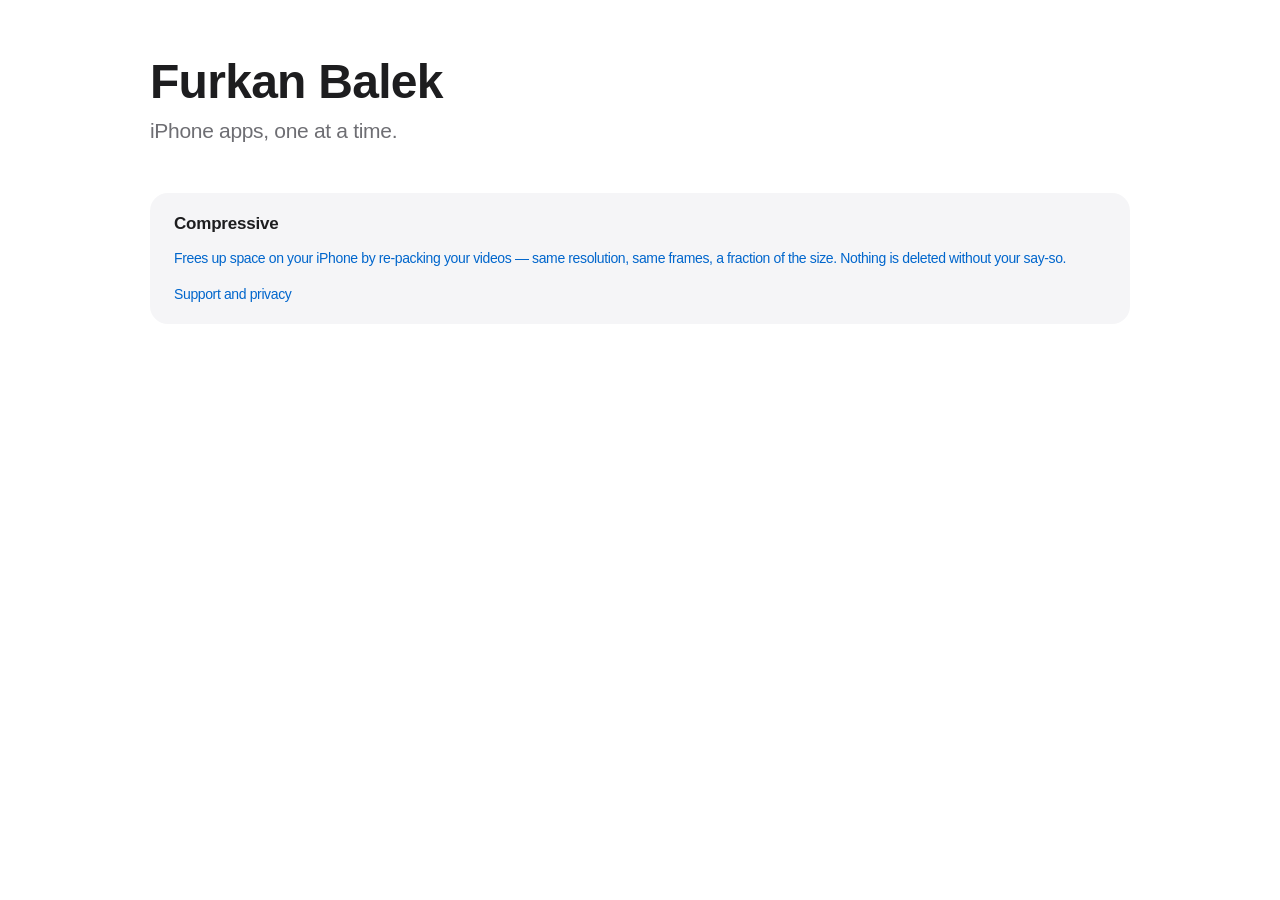
<file: index.html>
<!doctype html>
<html lang="en">
<head>
<meta charset="utf-8">
<meta name="viewport" content="width=device-width, initial-scale=1">
<title>Furkan Balek</title>
<meta name="description" content="iPhone apps by Furkan Balek.">
<link rel="stylesheet" href="style.css">
</head>
<body>
<div class="wrap">

  <div class="hero">
    <h1>Furkan Balek</h1>
    <p class="lede">iPhone apps, one at a time.</p>
  </div>

  <section>
    <a class="app" href="compressive/">
      <h3>Compressive</h3>
      <p class="small">Frees up space on your iPhone by re-packing your videos — same resolution, same frames, a fraction of the size. Nothing is deleted without your say-so.</p>
      <span class="small">Support and privacy</span>
    </a>
  </section>

</div>
</body>
</html>
</file>
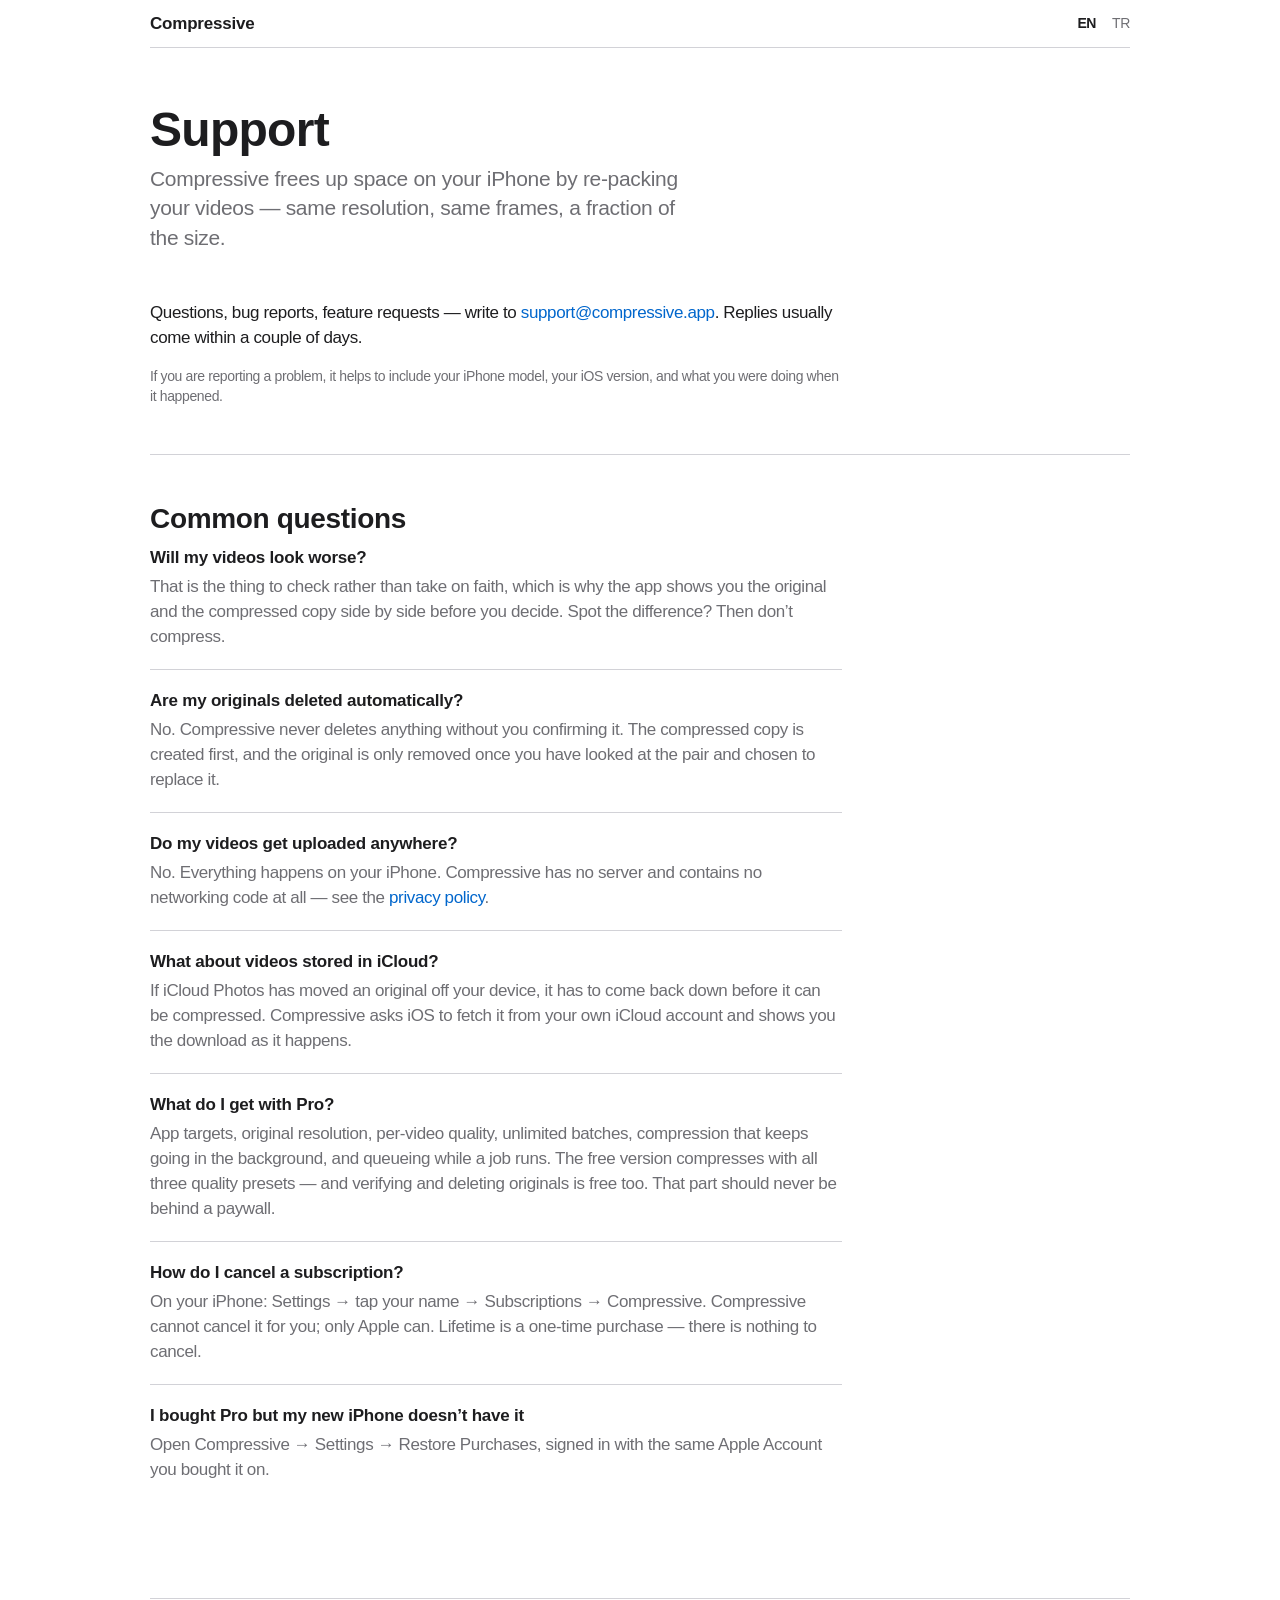
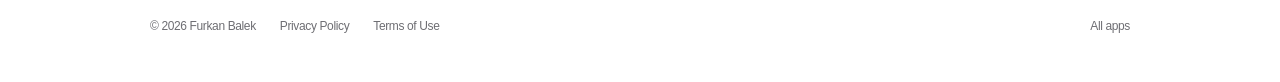
<file: compressive/index.html>
<!doctype html>
<html lang="en">
<head>
<meta charset="utf-8">
<meta name="viewport" content="width=device-width, initial-scale=1">
<title>Compressive — Support</title>
<meta name="description" content="Compressive frees up space on your iPhone by re-packing your videos. Same resolution, same frames, a fraction of the size.">
<link rel="alternate" hreflang="en" href="https://devbalek.github.io/compressive/">
<link rel="alternate" hreflang="tr" href="https://devbalek.github.io/compressive/tr/">
<link rel="alternate" hreflang="x-default" href="https://devbalek.github.io/compressive/">
<link rel="stylesheet" href="../style.css">
</head>
<body>
<div class="wrap">
  <div class="masthead">
    <a class="wordmark" href="/compressive/">Compressive</a>
    <nav class="langs" aria-label="Language">
      <a href="/compressive/" aria-current="page">EN</a>
      <a href="/compressive/tr/">TR</a>
    </nav>
  </div>

  <div class="hero">
    <h1>Support</h1>
    <p class="lede">Compressive frees up space on your iPhone by re-packing your videos — same resolution, same frames, a fraction of the size.</p>
  </div>

  <section>
    <p class="narrow">Questions, bug reports, feature requests — write to <a href="mailto:support@compressive.app">support@compressive.app</a>. Replies usually come within a couple of days.</p>
    <p class="narrow small">If you are reporting a problem, it helps to include your iPhone model, your iOS version, and what you were doing when it happened.</p>
  </section>

  <section>
    <h2>Common questions</h2>
    <div class="faq narrow">
      <div>
        <h3>Will my videos look worse?</h3>
        <p>That is the thing to check rather than take on faith, which is why the app shows you the original and the compressed copy side by side before you decide. Spot the difference? Then don’t compress.</p>
      </div>
      <div>
        <h3>Are my originals deleted automatically?</h3>
        <p>No. Compressive never deletes anything without you confirming it. The compressed copy is created first, and the original is only removed once you have looked at the pair and chosen to replace it.</p>
      </div>
      <div>
        <h3>Do my videos get uploaded anywhere?</h3>
        <p>No. Everything happens on your iPhone. Compressive has no server and contains no networking code at all — see the <a href="privacy/">privacy policy</a>.</p>
      </div>
      <div>
        <h3>What about videos stored in iCloud?</h3>
        <p>If iCloud Photos has moved an original off your device, it has to come back down before it can be compressed. Compressive asks iOS to fetch it from your own iCloud account and shows you the download as it happens.</p>
      </div>
      <div>
        <h3>What do I get with Pro?</h3>
        <p>App targets, original resolution, per-video quality, unlimited batches, compression that keeps going in the background, and queueing while a job runs. The free version compresses with all three quality presets — and verifying and deleting originals is free too. That part should never be behind a paywall.</p>
      </div>
      <div>
        <h3>How do I cancel a subscription?</h3>
        <p>On your iPhone: Settings → tap your name → Subscriptions → Compressive. Compressive cannot cancel it for you; only Apple can. Lifetime is a one-time purchase — there is nothing to cancel.</p>
      </div>
      <div>
        <h3>I bought Pro but my new iPhone doesn’t have it</h3>
        <p>Open Compressive → Settings → Restore Purchases, signed in with the same Apple Account you bought it on.</p>
      </div>
    </div>
  </section>

  <footer>
    <span>© 2026 Furkan Balek</span>
    <a href="/compressive/privacy/">Privacy Policy</a>
    <a href="https://www.apple.com/legal/internet-services/itunes/dev/stdeula/">Terms of Use</a>
    <span class="spacer"><a href="/">All apps</a></span>
  </footer>

</div>
</body>
</html>
</file>
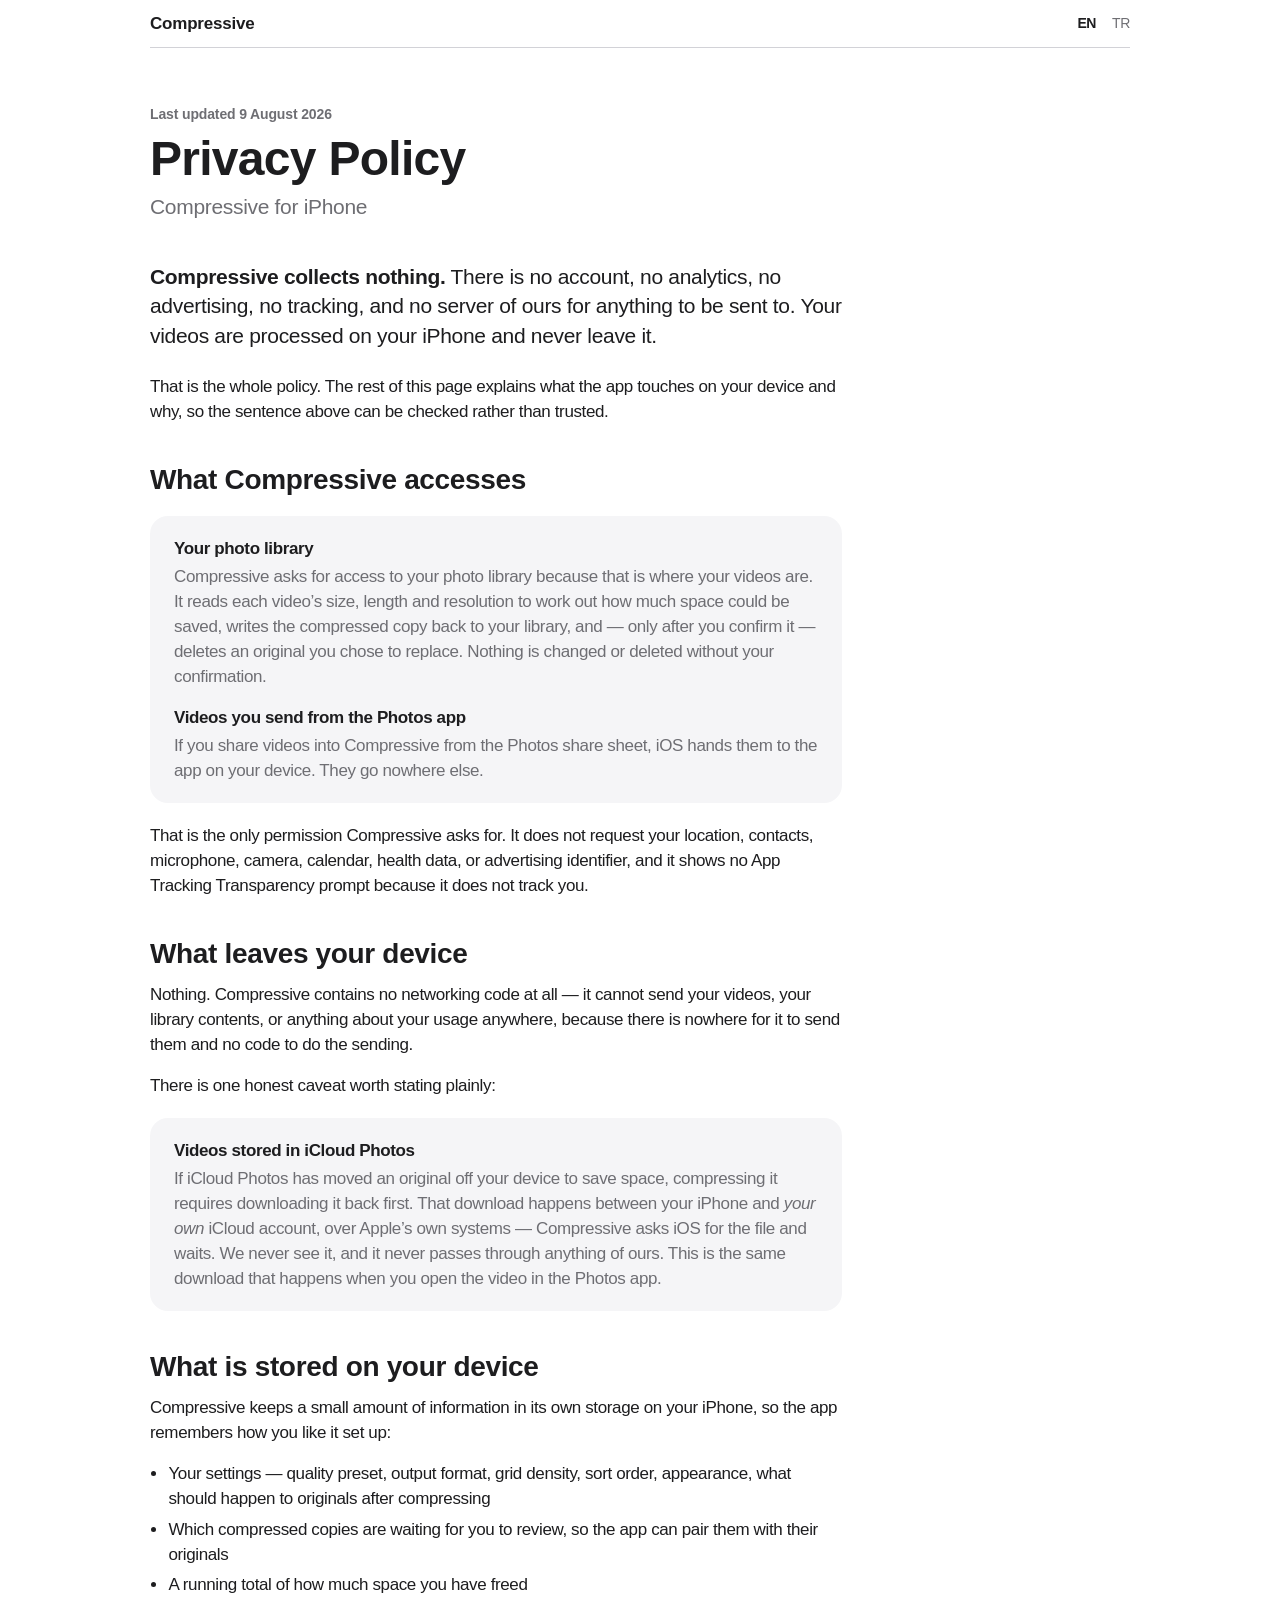
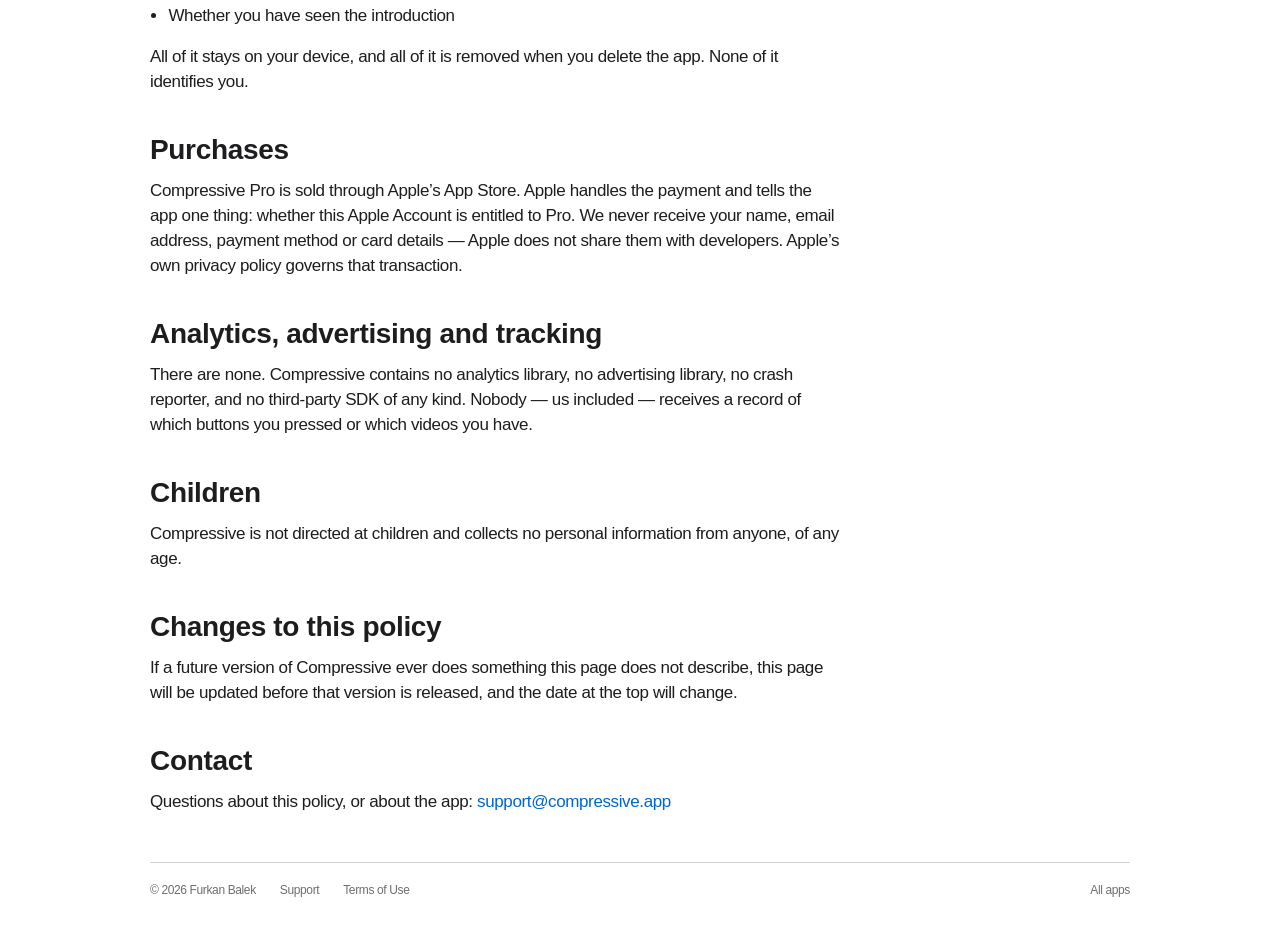
<file: compressive/privacy/index.html>
<!doctype html>
<html lang="en">
<head>
<meta charset="utf-8">
<meta name="viewport" content="width=device-width, initial-scale=1">
<title>Privacy Policy — Compressive</title>
<meta name="description" content="Compressive collects nothing. No account, no analytics, no tracking, no server.">
<link rel="alternate" hreflang="en" href="https://devbalek.github.io/compressive/privacy/">
<link rel="alternate" hreflang="tr" href="https://devbalek.github.io/compressive/tr/privacy/">
<link rel="alternate" hreflang="x-default" href="https://devbalek.github.io/compressive/privacy/">
<link rel="stylesheet" href="../../style.css">
</head>
<body>
<div class="wrap">
  <div class="masthead">
    <a class="wordmark" href="/compressive/">Compressive</a>
    <nav class="langs" aria-label="Language">
      <a href="/compressive/privacy/" aria-current="page">EN</a>
      <a href="/compressive/tr/privacy/">TR</a>
    </nav>
  </div>

  <div class="hero">
    <p class="eyebrow">Last updated 9 August 2026</p>
    <h1>Privacy Policy</h1>
    <p class="lede">Compressive for iPhone</p>
  </div>

  <div class="prose">

    <p class="claim"><b>Compressive collects nothing.</b> There is no account, no analytics, no advertising, no tracking, and no server of ours for anything to be sent to. Your videos are processed on your iPhone and never leave it.</p>

    <p>That is the whole policy. The rest of this page explains what the app touches on your device and why, so the sentence above can be checked rather than trusted.</p>

    <h2>What Compressive accesses</h2>

    <div class="card">
      <dl>
        <dt>Your photo library</dt>
        <dd>Compressive asks for access to your photo library because that is where your videos are. It reads each video’s size, length and resolution to work out how much space could be saved, writes the compressed copy back to your library, and — only after you confirm it — deletes an original you chose to replace. Nothing is changed or deleted without your confirmation.</dd>
        <dt>Videos you send from the Photos app</dt>
        <dd>If you share videos into Compressive from the Photos share sheet, iOS hands them to the app on your device. They go nowhere else.</dd>
      </dl>
    </div>

    <p>That is the only permission Compressive asks for. It does not request your location, contacts, microphone, camera, calendar, health data, or advertising identifier, and it shows no App Tracking Transparency prompt because it does not track you.</p>

    <h2>What leaves your device</h2>

    <p>Nothing. Compressive contains no networking code at all — it cannot send your videos, your library contents, or anything about your usage anywhere, because there is nowhere for it to send them and no code to do the sending.</p>

    <p>There is one honest caveat worth stating plainly:</p>

    <div class="card">
      <dl>
        <dt>Videos stored in iCloud Photos</dt>
        <dd>If iCloud Photos has moved an original off your device to save space, compressing it requires downloading it back first. That download happens between your iPhone and <em>your own</em> iCloud account, over Apple’s own systems — Compressive asks iOS for the file and waits. We never see it, and it never passes through anything of ours. This is the same download that happens when you open the video in the Photos app.</dd>
      </dl>
    </div>

    <h2>What is stored on your device</h2>

    <p>Compressive keeps a small amount of information in its own storage on your iPhone, so the app remembers how you like it set up:</p>

    <ul>
      <li>Your settings — quality preset, output format, grid density, sort order, appearance, what should happen to originals after compressing</li>
      <li>Which compressed copies are waiting for you to review, so the app can pair them with their originals</li>
      <li>A running total of how much space you have freed</li>
      <li>Whether you have seen the introduction</li>
    </ul>

    <p>All of it stays on your device, and all of it is removed when you delete the app. None of it identifies you.</p>

    <h2>Purchases</h2>

    <p>Compressive Pro is sold through Apple’s App Store. Apple handles the payment and tells the app one thing: whether this Apple Account is entitled to Pro. We never receive your name, email address, payment method or card details — Apple does not share them with developers. Apple’s own privacy policy governs that transaction.</p>

    <h2>Analytics, advertising and tracking</h2>

    <p>There are none. Compressive contains no analytics library, no advertising library, no crash reporter, and no third-party SDK of any kind. Nobody — us included — receives a record of which buttons you pressed or which videos you have.</p>

    <h2>Children</h2>

    <p>Compressive is not directed at children and collects no personal information from anyone, of any age.</p>

    <h2>Changes to this policy</h2>

    <p>If a future version of Compressive ever does something this page does not describe, this page will be updated before that version is released, and the date at the top will change.</p>

    <h2>Contact</h2>

    <p>Questions about this policy, or about the app: <a href="mailto:support@compressive.app">support@compressive.app</a></p>

  </div>

  <footer>
    <span>© 2026 Furkan Balek</span>
    <a href="/compressive/">Support</a>
    <a href="https://www.apple.com/legal/internet-services/itunes/dev/stdeula/">Terms of Use</a>
    <span class="spacer"><a href="/">All apps</a></span>
  </footer>

</div>
</body>
</html>
</file>
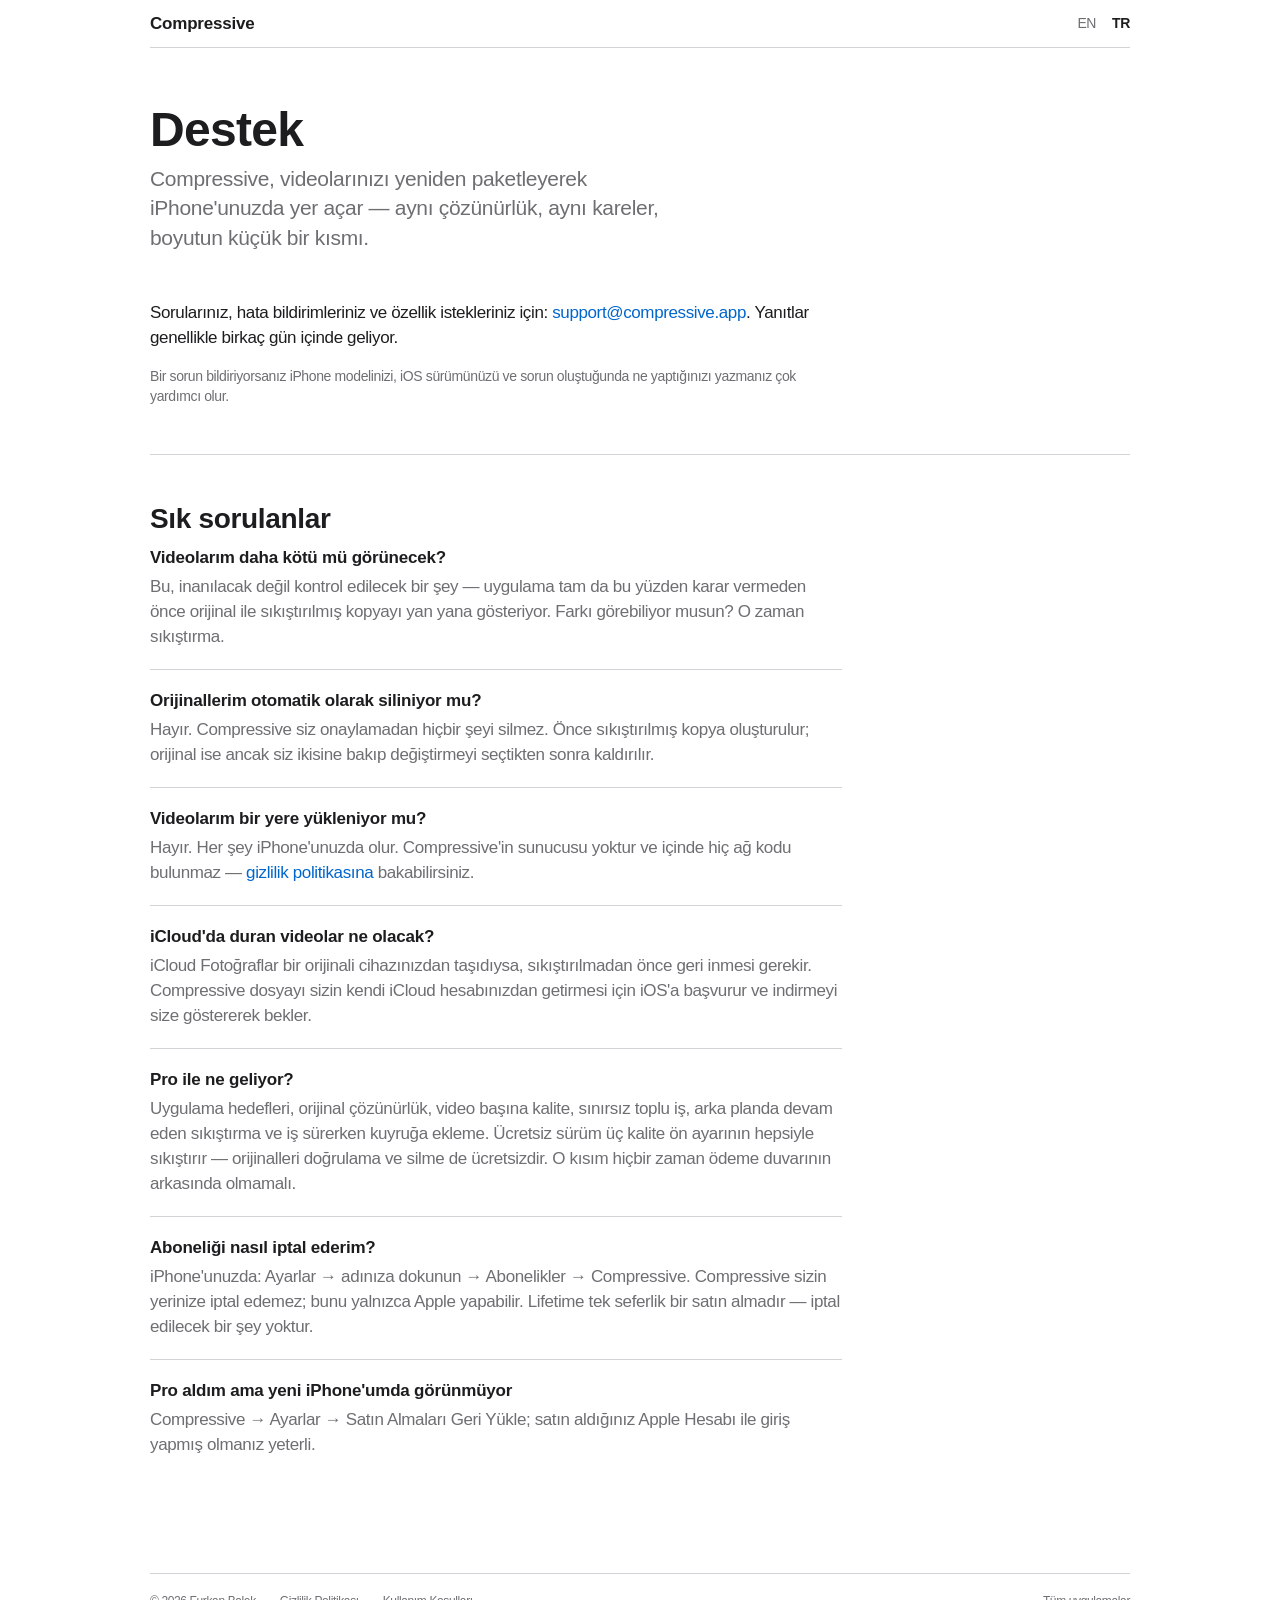
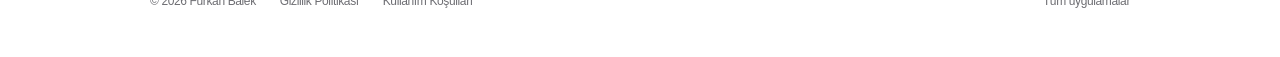
<file: compressive/tr/index.html>
<!doctype html>
<html lang="tr">
<head>
<meta charset="utf-8">
<meta name="viewport" content="width=device-width, initial-scale=1">
<title>Compressive — Destek</title>
<meta name="description" content="Compressive, videolarını yeniden paketleyerek iPhone'unda yer açar. Aynı çözünürlük, aynı kareler, boyutun küçük bir kısmı.">
<link rel="alternate" hreflang="en" href="https://devbalek.github.io/compressive/">
<link rel="alternate" hreflang="tr" href="https://devbalek.github.io/compressive/tr/">
<link rel="alternate" hreflang="x-default" href="https://devbalek.github.io/compressive/">
<link rel="stylesheet" href="../../style.css">
</head>
<body>
<div class="wrap">
  <div class="masthead">
    <a class="wordmark" href="/compressive/tr/">Compressive</a>
    <nav class="langs" aria-label="Language">
      <a href="/compressive/">EN</a>
      <a href="/compressive/tr/" aria-current="page">TR</a>
    </nav>
  </div>

  <div class="hero">
    <h1>Destek</h1>
    <p class="lede">Compressive, videolarınızı yeniden paketleyerek iPhone'unuzda yer açar — aynı çözünürlük, aynı kareler, boyutun küçük bir kısmı.</p>
  </div>

  <section>
    <p class="narrow">Sorularınız, hata bildirimleriniz ve özellik istekleriniz için: <a href="mailto:support@compressive.app">support@compressive.app</a>. Yanıtlar genellikle birkaç gün içinde geliyor.</p>
    <p class="narrow small">Bir sorun bildiriyorsanız iPhone modelinizi, iOS sürümünüzü ve sorun oluştuğunda ne yaptığınızı yazmanız çok yardımcı olur.</p>
  </section>

  <section>
    <h2>Sık sorulanlar</h2>
    <div class="faq narrow">
      <div>
        <h3>Videolarım daha kötü mü görünecek?</h3>
        <p>Bu, inanılacak değil kontrol edilecek bir şey — uygulama tam da bu yüzden karar vermeden önce orijinal ile sıkıştırılmış kopyayı yan yana gösteriyor. Farkı görebiliyor musun? O zaman sıkıştırma.</p>
      </div>
      <div>
        <h3>Orijinallerim otomatik olarak siliniyor mu?</h3>
        <p>Hayır. Compressive siz onaylamadan hiçbir şeyi silmez. Önce sıkıştırılmış kopya oluşturulur; orijinal ise ancak siz ikisine bakıp değiştirmeyi seçtikten sonra kaldırılır.</p>
      </div>
      <div>
        <h3>Videolarım bir yere yükleniyor mu?</h3>
        <p>Hayır. Her şey iPhone'unuzda olur. Compressive'in sunucusu yoktur ve içinde hiç ağ kodu bulunmaz — <a href="privacy/">gizlilik politikasına</a> bakabilirsiniz.</p>
      </div>
      <div>
        <h3>iCloud'da duran videolar ne olacak?</h3>
        <p>iCloud Fotoğraflar bir orijinali cihazınızdan taşıdıysa, sıkıştırılmadan önce geri inmesi gerekir. Compressive dosyayı sizin kendi iCloud hesabınızdan getirmesi için iOS'a başvurur ve indirmeyi size göstererek bekler.</p>
      </div>
      <div>
        <h3>Pro ile ne geliyor?</h3>
        <p>Uygulama hedefleri, orijinal çözünürlük, video başına kalite, sınırsız toplu iş, arka planda devam eden sıkıştırma ve iş sürerken kuyruğa ekleme. Ücretsiz sürüm üç kalite ön ayarının hepsiyle sıkıştırır — orijinalleri doğrulama ve silme de ücretsizdir. O kısım hiçbir zaman ödeme duvarının arkasında olmamalı.</p>
      </div>
      <div>
        <h3>Aboneliği nasıl iptal ederim?</h3>
        <p>iPhone'unuzda: Ayarlar → adınıza dokunun → Abonelikler → Compressive. Compressive sizin yerinize iptal edemez; bunu yalnızca Apple yapabilir. Lifetime tek seferlik bir satın almadır — iptal edilecek bir şey yoktur.</p>
      </div>
      <div>
        <h3>Pro aldım ama yeni iPhone'umda görünmüyor</h3>
        <p>Compressive → Ayarlar → Satın Almaları Geri Yükle; satın aldığınız Apple Hesabı ile giriş yapmış olmanız yeterli.</p>
      </div>
    </div>
  </section>

  <footer>
    <span>© 2026 Furkan Balek</span>
    <a href="/compressive/tr/privacy/">Gizlilik Politikası</a>
    <a href="https://www.apple.com/legal/internet-services/itunes/dev/stdeula/">Kullanım Koşulları</a>
    <span class="spacer"><a href="/">Tüm uygulamalar</a></span>
  </footer>

</div>
</body>
</html>
</file>
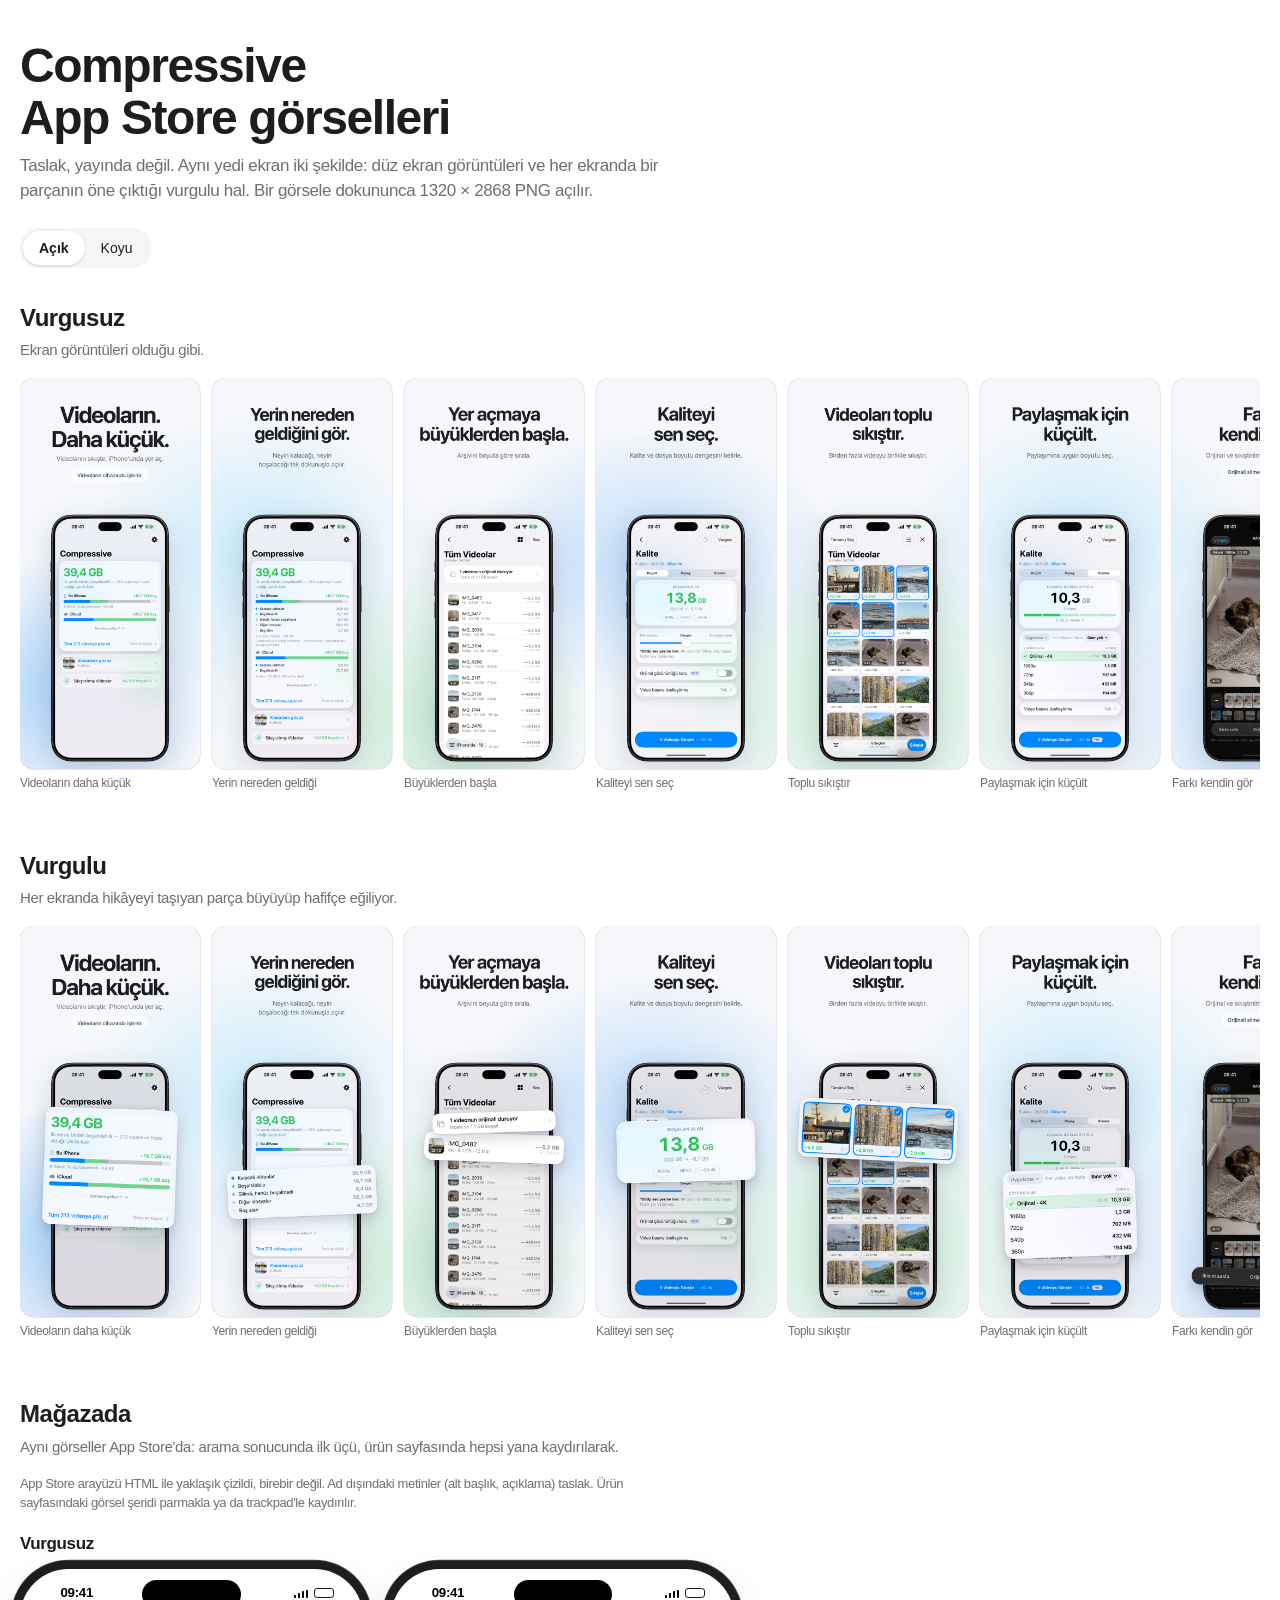
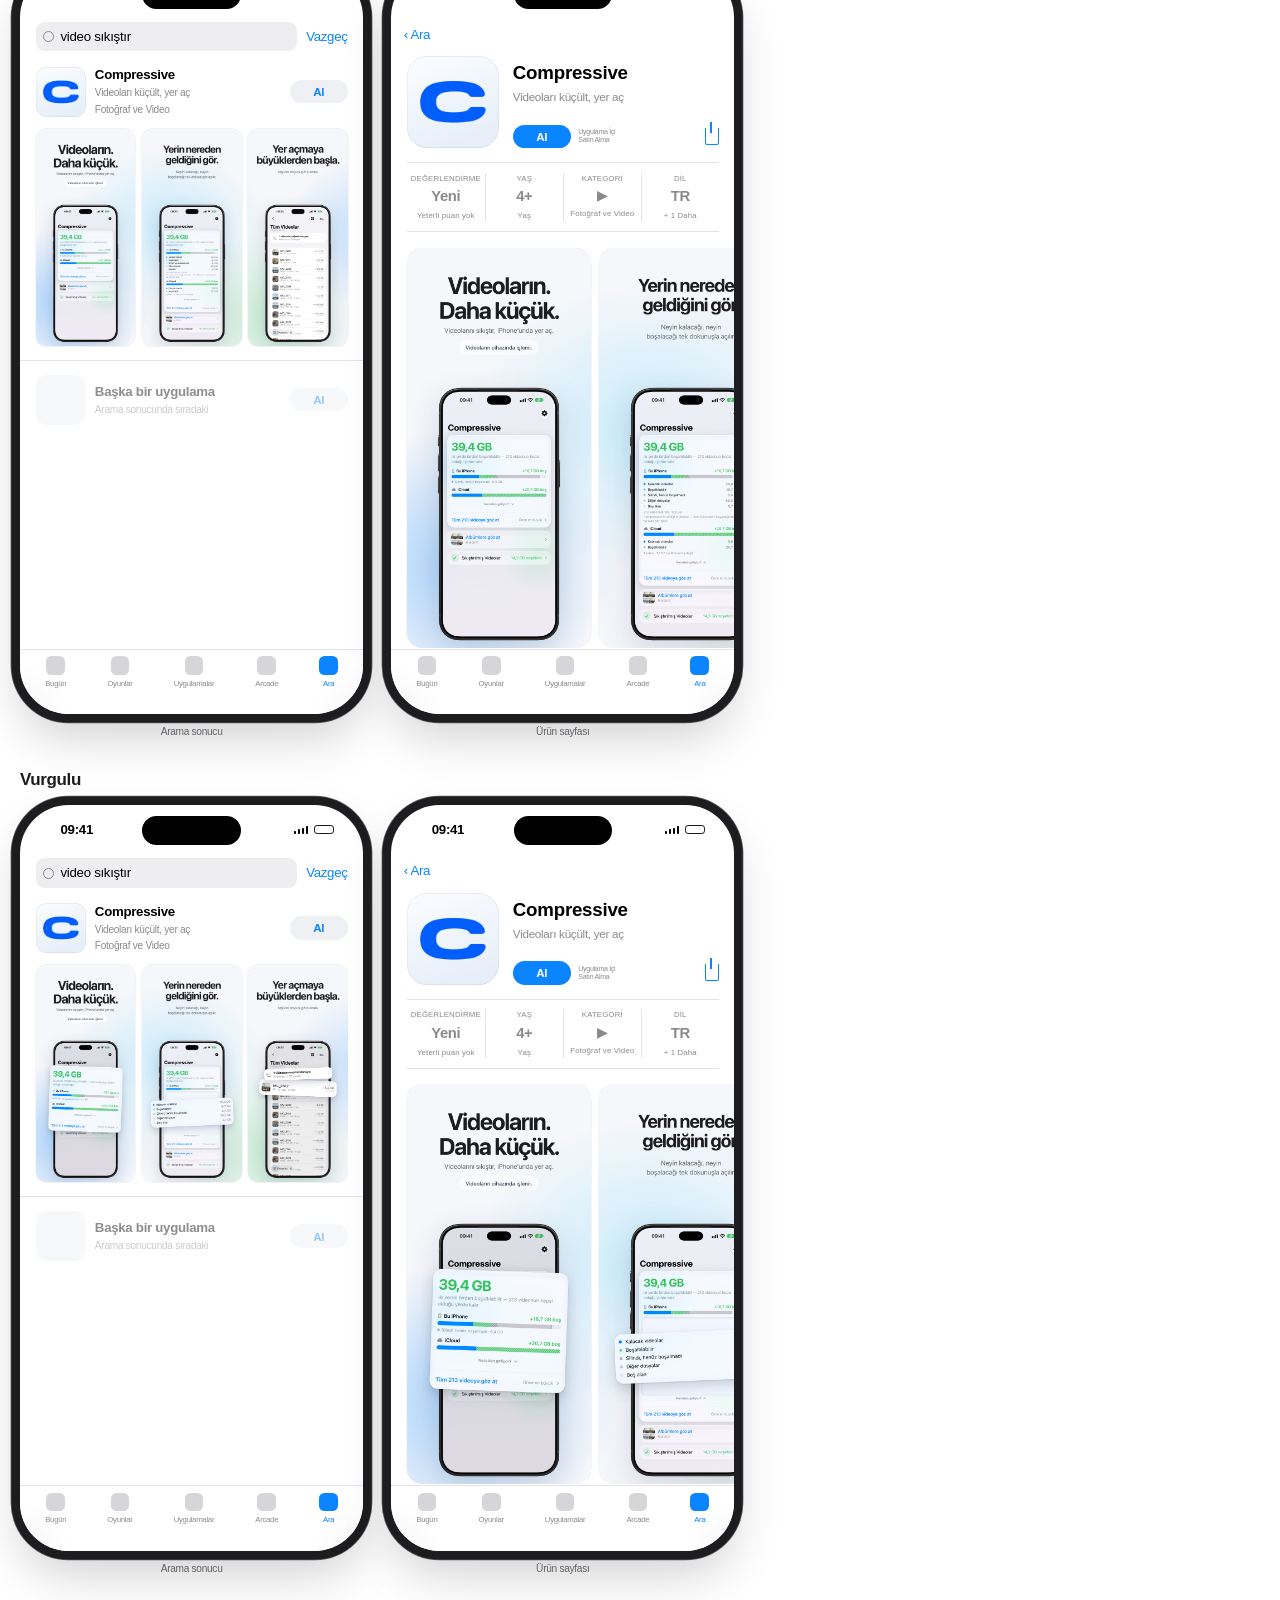
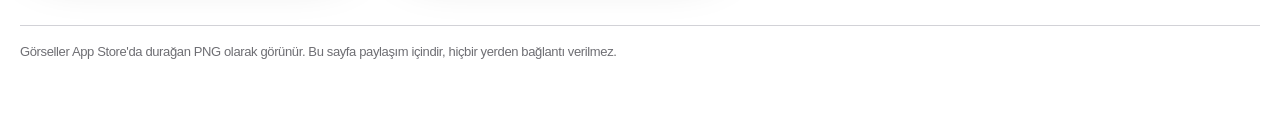
<file: p/dcf67ec33e68/index.html>
<!doctype html>
<html lang="tr">
<head>
<meta charset="utf-8">
<meta name="viewport" content="width=device-width, initial-scale=1">
<meta name="robots" content="noindex, nofollow, noarchive">
<meta name="referrer" content="no-referrer">
<title>Compressive — App Store görselleri (taslak)</title>
<style>
:root { color-scheme: light dark; --bg:#fff; --alt:#f5f5f7; --ink:#1d1d1f; --muted:#6e6e73; --rule:#d2d2d7; --link:#0066cc; }
@media (prefers-color-scheme: dark) { :root { --bg:#000; --alt:#1d1d1f; --ink:#f5f5f7; --muted:#86868b; --rule:#424245; --link:#2997ff; } }
* { box-sizing: border-box; }
body { margin:0; background:var(--bg); color:var(--ink); font:17px/1.47 -apple-system, BlinkMacSystemFont, "SF Pro Text", "Helvetica Neue", Arial, sans-serif; letter-spacing:-.022em; -webkit-font-smoothing:antialiased; }
.wrap { width:min(100% - 32px, 1240px); margin-inline:auto; padding:40px 0 64px; }
h1 { font-size:clamp(32px, 6vw, 48px); line-height:1.08; letter-spacing:-.03em; margin:0 0 10px; }
.lede { color:var(--muted); margin:0 0 24px; max-width:640px; }
.bar { display:flex; flex-wrap:wrap; gap:12px; align-items:center; margin:0 0 32px; }
.seg { display:inline-flex; background:var(--alt); border-radius:999px; padding:3px; }
.seg button { border:0; background:none; color:var(--ink); font:inherit; font-size:14px; padding:7px 16px; border-radius:999px; cursor:pointer; }
.seg button[aria-pressed="true"] { background:var(--bg); box-shadow:0 1px 3px rgba(0,0,0,.15); font-weight:600; }
section { margin:0 0 48px; }
h2 { font-size:24px; letter-spacing:-.02em; margin:0 0 4px; }
.sub { color:var(--muted); font-size:15px; margin:0 0 16px; }
.row { display:grid; grid-auto-flow:column; grid-auto-columns:minmax(180px, 1fr); gap:12px; overflow-x:auto; padding-bottom:8px; scroll-snap-type:x mandatory; }
.row a { display:block; scroll-snap-align:start; color:inherit; text-decoration:none; }
.row img { width:100%; height:auto; aspect-ratio:1320/2868; display:block; border-radius:14px; background:var(--alt); box-shadow:0 0 0 .5px var(--rule); }
.row span { display:block; font-size:12px; color:var(--muted); margin-top:6px; }
footer { color:var(--muted); font-size:13px; border-top:.5px solid var(--rule); padding-top:16px; }
a { color:var(--link); }
.stores { display:flex; flex-wrap:wrap; gap:28px 40px; }
.store-set h3 { font-size:17px; margin:0 0 12px; }
.store-pair { display:flex; flex-wrap:wrap; gap:28px; }
.as-device-frame figcaption { display:block; text-align:center; color:var(--muted); margin-top:14px; }
.note { color:var(--muted); font-size:13px; max-width:640px; margin:0 0 20px; }
</style>
<link rel="stylesheet" href="store.css">
</head>
<body>
<div class="wrap">
  <h1>Compressive<br>App Store görselleri</h1>
  <p class="lede">Taslak, yayında değil. Aynı yedi ekran iki şekilde: düz ekran görüntüleri ve her ekranda bir parçanın öne çıktığı vurgulu hal. Bir görsele dokununca 1320 × 2868 PNG açılır.</p>
  <div class="bar"><div class="seg" role="group" aria-label="Görünüm"><button data-t="acik" aria-pressed="true">Açık</button><button data-t="koyu" aria-pressed="false">Koyu</button></div></div>
  <section><h2>Vurgusuz</h2><p class="sub">Ekran görüntüleri olduğu gibi.</p><div class="row" data-set="vurgusuz"></div></section>
  <section><h2>Vurgulu</h2><p class="sub">Her ekranda hikâyeyi taşıyan parça büyüyüp hafifçe eğiliyor.</p><div class="row" data-set="vurgulu"></div></section>
  <section><h2>Mağazada</h2><p class="sub">Aynı görseller App Store'da: arama sonucunda ilk üçü, ürün sayfasında hepsi yana kaydırılarak.</p>
    <p class="note">App Store arayüzü HTML ile yaklaşık çizildi, birebir değil. Ad dışındaki metinler (alt başlık, açıklama) taslak. Ürün sayfasındaki görsel şeridi parmakla ya da trackpad'le kaydırılır.</p>
    <div class="stores"><div class="store-set"><h3>Vurgusuz</h3><div class="store-pair" data-store="vurgusuz"></div></div><div class="store-set"><h3>Vurgulu</h3><div class="store-pair" data-store="vurgulu"></div></div></div>
  </section>
  <footer>Görseller App Store'da durağan PNG olarak görünür. Bu sayfa paylaşım içindir, hiçbir yerden bağlantı verilmez.</footer>
</div>
<script>
const shots = [['1-01-space','Videoların daha küçük'],['2-01b-breakdown','Yerin nereden geldiği'],['3-02-discover','Büyüklerden başla'],['4-03-quality','Kaliteyi sen seç'],['5-04-batch','Toplu sıkıştır'],['6-05-share','Paylaşmak için küçült'],['7-06-compare','Farkı kendin gör']];
function render(t) {
  document.querySelectorAll('.row').forEach(row => {
    row.innerHTML = shots.map(([f, n]) => `<a href="${row.dataset.set}/${f}-${t}.png" target="_blank" rel="noopener"><img src="${row.dataset.set}/${f}-${t}.png" alt="${n}" loading="lazy" width="1320" height="2868"><span>${n}</span></a>`).join('');
  });
  document.querySelectorAll('[data-t]').forEach(b => b.setAttribute('aria-pressed', String(b.dataset.t === t)));
  document.querySelectorAll('[data-store]').forEach(el => { el.innerHTML = store(el.dataset.store, t); });
}
/* The App Store around the images (same chrome as the studio's 05 / Mağaza). */
const app = {name:'Compressive', subtitle:'Videoları küçült, yer aç', promo:'Depolamanı boşalt. Videoların kalsın.',
  body:'Videolarını görünür kalite kaybı olmadan küçült. Hepsi iPhone’unda işlenir; hiçbir şey cihazından çıkmaz. Orijinali silmek her zaman senin kararın.'};
const icon = size => `<div class="as-icon" style="--s:${size}px"><img src="app-icon.png" alt=""></div>`;
const status = `<div class="as-status"><span>09:41</span><span class="as-island"></span><span class="as-bars"><i></i><i></i><i></i><i></i><b></b></span></div>`;
const tabbar = `<nav class="as-tabs">${['Bugün','Oyunlar','Uygulamalar','Arcade','Ara'].map(x => `<span${x === 'Ara' ? ' class="on"' : ''}><i></i>${x}</span>`).join('')}</nav>`;
function store(set, t) {
  const src = f => `${set}/${f}-${t}.png`;
  const search = `<div class="as-screen">${status}
    <div class="as-search-head"><div class="as-field"><span class="as-glass"></span>video sıkıştır</div><span class="as-cancel">Vazgeç</span></div>
    <div class="as-result"><div class="as-row">${icon(64)}<div class="as-meta"><strong>${app.name}</strong><span>${app.subtitle}</span><em>Fotoğraf ve Video</em></div><span class="as-get grey">Al</span></div>
      <div class="as-trio">${shots.slice(0, 3).map(([f]) => `<img src="${src(f)}" alt="" loading="lazy">`).join('')}</div></div>
    <div class="as-result ghost"><div class="as-row"><div class="as-icon blank" style="--s:64px"></div><div class="as-meta"><strong>Başka bir uygulama</strong><span>Arama sonucunda sıradaki</span></div><span class="as-get grey">Al</span></div></div>
    ${tabbar}</div>`;
  const product = `<div class="as-screen">${status}<div class="as-nav"><span>‹ Ara</span></div><div class="as-scroll">
    <header class="as-head">${icon(118)}<div class="as-titles"><h3>${app.name}</h3><p>${app.subtitle}</p><div class="as-actions"><span class="as-get blue">Al</span><span class="as-iap">Uygulama İçi<br>Satın Alma</span><span class="as-share"></span></div></div></header>
    <div class="as-info"><div><small>DEĞERLENDİRME</small><b>Yeni</b><small>Yeterli puan yok</small></div><div><small>YAŞ</small><b>4+</b><small>Yaş</small></div><div><small>KATEGORİ</small><b class="glyph">▶︎</b><small>Fotoğraf ve Video</small></div><div><small>DİL</small><b>TR</b><small>+ 1 Daha</small></div></div>
    <div class="as-carousel">${shots.map(([f]) => `<img src="${src(f)}" alt="" loading="lazy">`).join('')}</div>
    <p class="as-device"><span class="as-phone-glyph"></span>iPhone</p>
    <div class="as-desc"><p><b>${app.promo}</b></p><p>${app.body}</p><span class="as-more">devamı</span></div></div>${tabbar}</div>`;
  const look = t === 'koyu' ? 'dark' : 'light';
  return `<figure class="as-device-frame ${look}">${search}<figcaption>Arama sonucu</figcaption></figure><figure class="as-device-frame ${look}">${product}<figcaption>Ürün sayfası</figcaption></figure>`;
}
document.querySelectorAll('[data-t]').forEach(b => b.addEventListener('click', () => render(b.dataset.t)));
render(matchMedia('(prefers-color-scheme: dark)').matches ? 'koyu' : 'acik');
</script>
</body>
</html>
</file>
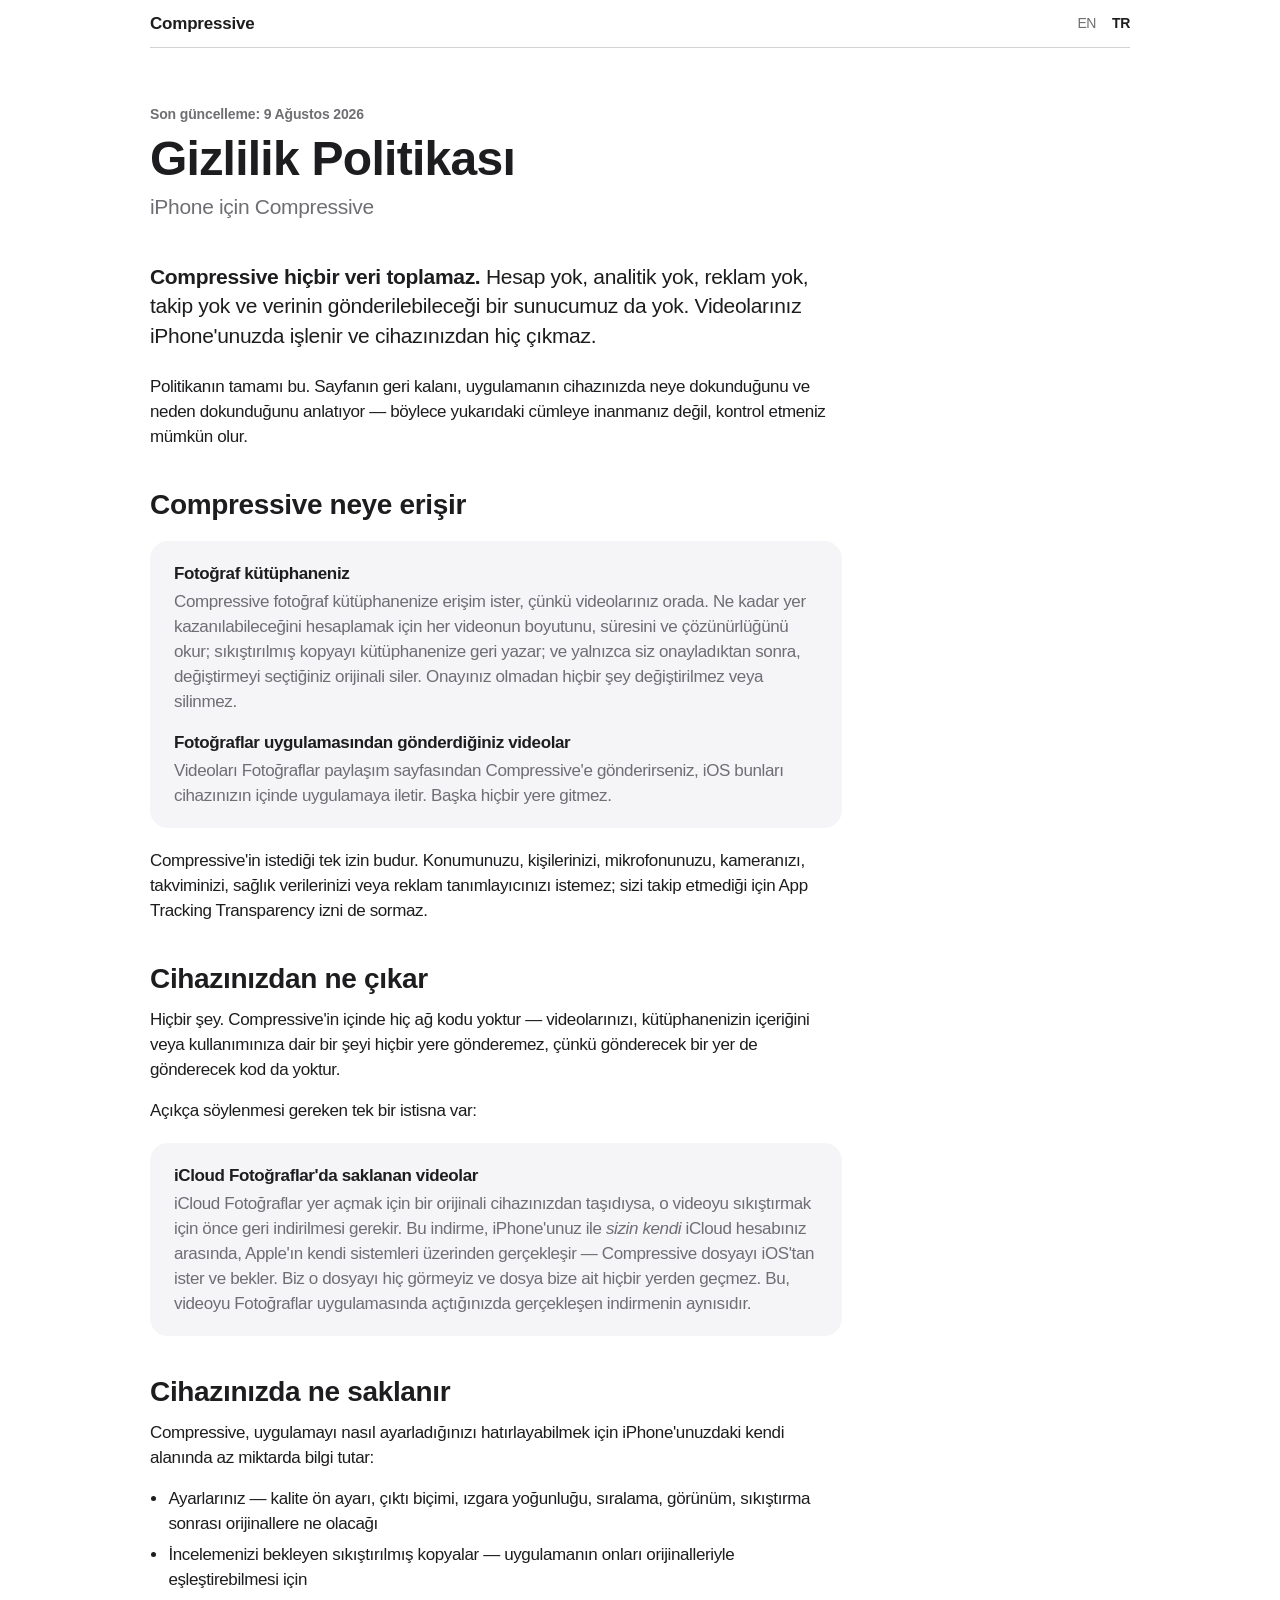
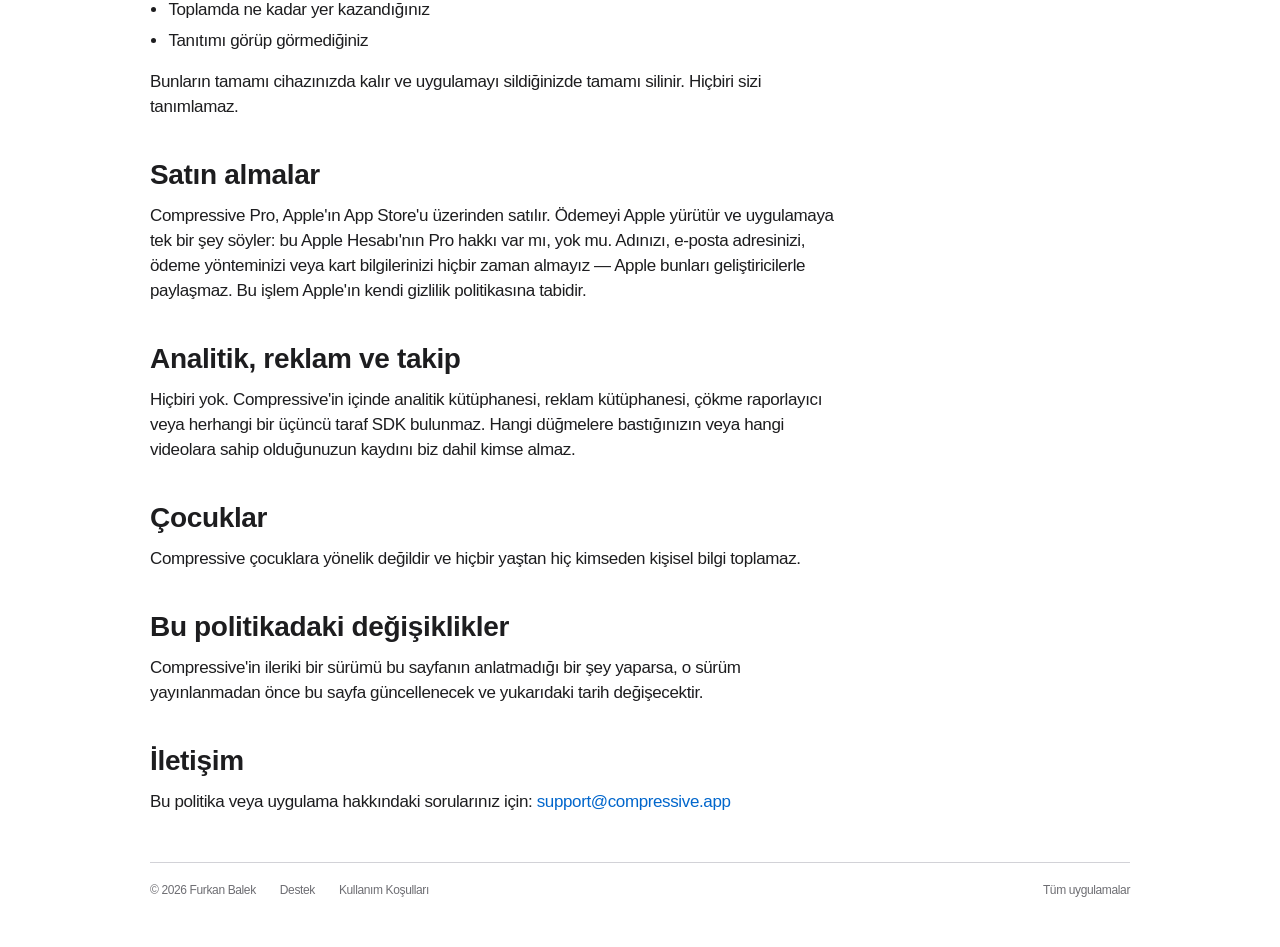
<file: compressive/tr/privacy/index.html>
<!doctype html>
<html lang="tr">
<head>
<meta charset="utf-8">
<meta name="viewport" content="width=device-width, initial-scale=1">
<title>Gizlilik Politikası — Compressive</title>
<meta name="description" content="Compressive hiçbir veri toplamaz. Hesap yok, analitik yok, takip yok, sunucu yok.">
<link rel="alternate" hreflang="en" href="https://devbalek.github.io/compressive/privacy/">
<link rel="alternate" hreflang="tr" href="https://devbalek.github.io/compressive/tr/privacy/">
<link rel="alternate" hreflang="x-default" href="https://devbalek.github.io/compressive/privacy/">
<link rel="stylesheet" href="../../../style.css">
</head>
<body>
<div class="wrap">
  <div class="masthead">
    <a class="wordmark" href="/compressive/tr/">Compressive</a>
    <nav class="langs" aria-label="Language">
      <a href="/compressive/privacy/">EN</a>
      <a href="/compressive/tr/privacy/" aria-current="page">TR</a>
    </nav>
  </div>

  <div class="hero">
    <p class="eyebrow">Son güncelleme: 9 Ağustos 2026</p>
    <h1>Gizlilik Politikası</h1>
    <p class="lede">iPhone için Compressive</p>
  </div>

  <div class="prose">

    <p class="claim"><b>Compressive hiçbir veri toplamaz.</b> Hesap yok, analitik yok, reklam yok, takip yok ve verinin gönderilebileceği bir sunucumuz da yok. Videolarınız iPhone'unuzda işlenir ve cihazınızdan hiç çıkmaz.</p>

    <p>Politikanın tamamı bu. Sayfanın geri kalanı, uygulamanın cihazınızda neye dokunduğunu ve neden dokunduğunu anlatıyor — böylece yukarıdaki cümleye inanmanız değil, kontrol etmeniz mümkün olur.</p>

    <h2>Compressive neye erişir</h2>

    <div class="card">
      <dl>
        <dt>Fotoğraf kütüphaneniz</dt>
        <dd>Compressive fotoğraf kütüphanenize erişim ister, çünkü videolarınız orada. Ne kadar yer kazanılabileceğini hesaplamak için her videonun boyutunu, süresini ve çözünürlüğünü okur; sıkıştırılmış kopyayı kütüphanenize geri yazar; ve yalnızca siz onayladıktan sonra, değiştirmeyi seçtiğiniz orijinali siler. Onayınız olmadan hiçbir şey değiştirilmez veya silinmez.</dd>
        <dt>Fotoğraflar uygulamasından gönderdiğiniz videolar</dt>
        <dd>Videoları Fotoğraflar paylaşım sayfasından Compressive'e gönderirseniz, iOS bunları cihazınızın içinde uygulamaya iletir. Başka hiçbir yere gitmez.</dd>
      </dl>
    </div>

    <p>Compressive'in istediği tek izin budur. Konumunuzu, kişilerinizi, mikrofonunuzu, kameranızı, takviminizi, sağlık verilerinizi veya reklam tanımlayıcınızı istemez; sizi takip etmediği için App Tracking Transparency izni de sormaz.</p>

    <h2>Cihazınızdan ne çıkar</h2>

    <p>Hiçbir şey. Compressive'in içinde hiç ağ kodu yoktur — videolarınızı, kütüphanenizin içeriğini veya kullanımınıza dair bir şeyi hiçbir yere gönderemez, çünkü gönderecek bir yer de gönderecek kod da yoktur.</p>

    <p>Açıkça söylenmesi gereken tek bir istisna var:</p>

    <div class="card">
      <dl>
        <dt>iCloud Fotoğraflar'da saklanan videolar</dt>
        <dd>iCloud Fotoğraflar yer açmak için bir orijinali cihazınızdan taşıdıysa, o videoyu sıkıştırmak için önce geri indirilmesi gerekir. Bu indirme, iPhone'unuz ile <em>sizin kendi</em> iCloud hesabınız arasında, Apple'ın kendi sistemleri üzerinden gerçekleşir — Compressive dosyayı iOS'tan ister ve bekler. Biz o dosyayı hiç görmeyiz ve dosya bize ait hiçbir yerden geçmez. Bu, videoyu Fotoğraflar uygulamasında açtığınızda gerçekleşen indirmenin aynısıdır.</dd>
      </dl>
    </div>

    <h2>Cihazınızda ne saklanır</h2>

    <p>Compressive, uygulamayı nasıl ayarladığınızı hatırlayabilmek için iPhone'unuzdaki kendi alanında az miktarda bilgi tutar:</p>

    <ul>
      <li>Ayarlarınız — kalite ön ayarı, çıktı biçimi, ızgara yoğunluğu, sıralama, görünüm, sıkıştırma sonrası orijinallere ne olacağı</li>
      <li>İncelemenizi bekleyen sıkıştırılmış kopyalar — uygulamanın onları orijinalleriyle eşleştirebilmesi için</li>
      <li>Toplamda ne kadar yer kazandığınız</li>
      <li>Tanıtımı görüp görmediğiniz</li>
    </ul>

    <p>Bunların tamamı cihazınızda kalır ve uygulamayı sildiğinizde tamamı silinir. Hiçbiri sizi tanımlamaz.</p>

    <h2>Satın almalar</h2>

    <p>Compressive Pro, Apple'ın App Store'u üzerinden satılır. Ödemeyi Apple yürütür ve uygulamaya tek bir şey söyler: bu Apple Hesabı'nın Pro hakkı var mı, yok mu. Adınızı, e-posta adresinizi, ödeme yönteminizi veya kart bilgilerinizi hiçbir zaman almayız — Apple bunları geliştiricilerle paylaşmaz. Bu işlem Apple'ın kendi gizlilik politikasına tabidir.</p>

    <h2>Analitik, reklam ve takip</h2>

    <p>Hiçbiri yok. Compressive'in içinde analitik kütüphanesi, reklam kütüphanesi, çökme raporlayıcı veya herhangi bir üçüncü taraf SDK bulunmaz. Hangi düğmelere bastığınızın veya hangi videolara sahip olduğunuzun kaydını biz dahil kimse almaz.</p>

    <h2>Çocuklar</h2>

    <p>Compressive çocuklara yönelik değildir ve hiçbir yaştan hiç kimseden kişisel bilgi toplamaz.</p>

    <h2>Bu politikadaki değişiklikler</h2>

    <p>Compressive'in ileriki bir sürümü bu sayfanın anlatmadığı bir şey yaparsa, o sürüm yayınlanmadan önce bu sayfa güncellenecek ve yukarıdaki tarih değişecektir.</p>

    <h2>İletişim</h2>

    <p>Bu politika veya uygulama hakkındaki sorularınız için: <a href="mailto:support@compressive.app">support@compressive.app</a></p>

  </div>

  <footer>
    <span>© 2026 Furkan Balek</span>
    <a href="/compressive/tr/">Destek</a>
    <a href="https://www.apple.com/legal/internet-services/itunes/dev/stdeula/">Kullanım Koşulları</a>
    <span class="spacer"><a href="/">Tüm uygulamalar</a></span>
  </footer>

</div>
</body>
</html>
</file>
<file: style.css>
/* Compressive — support and privacy pages.

   Same rule as the app: when unsure, do what Apple does. San Francisco (via the
   system font stack, so it is the real thing on Apple devices and a sane
   grotesque everywhere else), Apple's own greys, one blue for links, and
   nothing decorative. No web fonts, no texture, no shadows to speak of — a
   privacy policy should look like a document, and a support page should look
   like Apple's.

   There is no hero and no illustration on either page, deliberately. Both are
   reached by somebody who already has the app and wants an answer; a headline
   selling the product to them is noise at best. */

:root {
  color-scheme: light dark;

  --bg:        #ffffff;
  --bg-alt:    #f5f5f7;
  --ink:       #1d1d1f;
  --muted:     #6e6e73;
  --rule:      #d2d2d7;
  --link:      #0066cc;

  --content:   980px;
  --measure:   692px;
}

@media (prefers-color-scheme: dark) {
  :root {
    --bg:      #000000;
    --bg-alt:  #1d1d1f;
    --ink:     #f5f5f7;
    --muted:   #86868b;
    --rule:    #424245;
    --link:    #2997ff;
  }
}

*, *::before, *::after { box-sizing: border-box; }

html { -webkit-text-size-adjust: 100%; }

body {
  margin: 0;
  background: var(--bg);
  color: var(--ink);
  font-family: -apple-system, BlinkMacSystemFont, "SF Pro Text", "SF Pro Display",
               "Helvetica Neue", Helvetica, Arial, sans-serif;
  font-size: 17px;
  line-height: 1.47059;
  letter-spacing: -0.022em;
  -webkit-font-smoothing: antialiased;
}

.wrap {
  width: min(100% - 2.75rem, var(--content));
  margin-inline: auto;
}

.narrow, .prose { max-width: var(--measure); }

/* ------------------------------------------------------------ typography */

h1, h2, h3 { font-weight: 600; margin: 0; }

h1 {
  font-size: clamp(2.25rem, 5vw, 3rem);
  line-height: 1.08;
  letter-spacing: -0.015em;
  margin-bottom: .5rem;
}

h2 {
  font-size: clamp(1.5rem, 2.6vw, 1.75rem);
  line-height: 1.14;
  letter-spacing: -0.012em;
  margin-bottom: .75rem;
}

h3 {
  font-size: 1.0625rem;
  line-height: 1.35;
  letter-spacing: -0.012em;
  margin-bottom: .25rem;
}

p { margin: 0 0 1rem; }
p:last-child { margin-bottom: 0; }

.lede {
  font-size: clamp(1.1875rem, 2.1vw, 1.3125rem);
  line-height: 1.4;
  letter-spacing: -0.015em;
  color: var(--muted);
  max-width: 34rem;
}

/* Apple's eyebrow is just small semibold text, not a mono tracking exercise. */
.eyebrow {
  font-size: .875rem;
  font-weight: 600;
  color: var(--muted);
  margin: 0 0 .5rem;
  letter-spacing: -0.01em;
}

a { color: var(--link); text-decoration: none; }
a:hover { text-decoration: underline; }

small, .small { font-size: .875rem; line-height: 1.43; color: var(--muted); }

/* --------------------------------------------------------------- masthead */

.masthead {
  display: flex;
  align-items: center;
  justify-content: space-between;
  gap: 1.5rem;
  height: 3rem;
  border-bottom: 1px solid var(--rule);
}

.wordmark {
  font-size: 1.0625rem;
  font-weight: 600;
  letter-spacing: -0.012em;
  color: var(--ink);
}
.wordmark:hover { text-decoration: none; }

.langs { display: flex; gap: 1rem; font-size: .875rem; }
.langs a { color: var(--muted); }
/* The page you are already on. Stated in weight and colour rather than with a
   marker, so the row stays a row of words. */
.langs a[aria-current] { color: var(--ink); font-weight: 600; }

/* ------------------------------------------------------------------ blocks */

.hero { padding: 3.5rem 0 0; }

section { padding: 3rem 0; border-top: 1px solid var(--rule); }
.hero + section { border-top: 0; padding-top: 3rem; }

/* The policy pages put prose straight after the hero rather than a section, so
   the gap the section's padding would have given has to be stated here. */
.hero + .prose { margin-top: 2.5rem; }

.card {
  background: var(--bg-alt);
  border-radius: 18px;
  padding: 1.25rem 1.5rem;
  margin: 1.25rem 0;
}

/* The hub's app row: a plain list item, the way Settings would draw it. */
.app {
  display: block;
  background: var(--bg-alt);
  border-radius: 18px;
  padding: 1.25rem 1.5rem;
  color: var(--ink);
}
.app:hover { text-decoration: none; }
.app h3 { margin-bottom: .25rem; }
.app .small { display: block; margin-top: .75rem; color: var(--link); }

/* --------------------------------------------------------------------- faq */

.faq > div { padding: 1.25rem 0; border-top: 1px solid var(--rule); }
.faq > div:first-child { border-top: 0; padding-top: 0; }
.faq p { color: var(--muted); margin: 0; }

/* ------------------------------------------------------------------- prose */

.prose h2 { margin-top: 2.5rem; }
.prose h2:first-child { margin-top: 0; }
.prose ul { padding-left: 1.15rem; margin: 0 0 1rem; }
.prose li { margin: .35rem 0; }
.prose dl { margin: 0; }
.prose dt { font-weight: 600; margin-top: 1rem; }
.prose dt:first-child { margin-top: 0; }
.prose dd { margin: .2rem 0 0; color: var(--muted); }

/* The sentence the whole document rests on. Stated, not decorated. */
.claim {
  font-size: clamp(1.1875rem, 2.1vw, 1.3125rem);
  line-height: 1.4;
  letter-spacing: -0.015em;
  margin: 0 0 1.5rem;
}

/* ------------------------------------------------------------------ footer */

footer {
  border-top: 1px solid var(--rule);
  margin-top: 3rem;
  padding: 1.25rem 0 3rem;
  display: flex;
  flex-wrap: wrap;
  gap: .35rem 1.5rem;
  align-items: baseline;
  font-size: .75rem;
  line-height: 1.33;
  color: var(--muted);
}
footer a { color: var(--muted); }
footer .spacer { margin-left: auto; }
</file>
<file: p/dcf67ec33e68/store.css>
/* App Store chrome, approximated in HTML around the real images. Every class is .as-* scoped. */
.as-device-frame { margin: 0; zoom: .78; }
.as-device-frame figcaption { justify-content: center; font-size: 13px; }
.as-screen {
  --bg: #fff; --ink: #000; --muted: #8a8a8e; --line: #e3e3e8; --fill: #eef0f4; --blue: #0a84ff; --field: #eeeef0;
  position: relative; width: 440px; height: 956px; overflow: hidden; border-radius: 62px;
  background: var(--bg); color: var(--ink);
  font-family: -apple-system, BlinkMacSystemFont, "SF Pro Text", "Helvetica Neue", sans-serif;
  box-shadow: 0 0 0 11px #1d1d1f, 0 0 0 12px #59595b, 0 30px 60px rgba(0,0,0,.18);
}
.dark .as-screen { --bg: #000; --ink: #fff; --muted: #98989f; --line: #2c2c2e; --fill: #1c1c1e; --field: #1c1c1e; }

.as-status { height: 62px; display: flex; align-items: center; justify-content: space-between; padding: 0 38px 0 52px; font-weight: 600; font-size: 17px; }
.as-island { position: absolute; left: 50%; top: 14px; width: 126px; height: 37px; margin-left: -63px; background: #000; border-radius: 20px; }
.as-bars { display: flex; align-items: flex-end; gap: 2px; }
.as-bars i { width: 3px; background: var(--ink); border-radius: 1px; }
.as-bars i:nth-child(1) { height: 4px } .as-bars i:nth-child(2) { height: 6px } .as-bars i:nth-child(3) { height: 8px } .as-bars i:nth-child(4) { height: 10px }
.as-bars b { width: 25px; height: 12px; margin-left: 6px; border: 1.5px solid var(--ink); border-radius: 4px; opacity: .9; }

.as-icon { width: var(--s); height: var(--s); flex: none; border-radius: calc(var(--s) * .225); overflow: hidden;
  background: linear-gradient(160deg, #fbfdff, #e3ecf8); box-shadow: inset 0 0 0 .5px rgba(0,0,0,.12); }
.as-icon img { width: 100%; height: 100%; display: block; }
.as-icon.blank { background: var(--fill); box-shadow: none; }

.as-get { flex: none; min-width: 74px; height: 30px; border-radius: 15px; display: inline-flex; align-items: center; justify-content: center; font-weight: 700; font-size: 15px; }
.as-get.grey { background: var(--fill); color: var(--blue); }
.as-get.blue { background: var(--blue); color: #fff; }

/* Search */
.as-search-head { display: flex; align-items: center; gap: 12px; padding: 6px 20px 14px; }
.as-field { flex: 1; height: 38px; border-radius: 11px; background: var(--field); display: flex; align-items: center; gap: 8px; padding: 0 10px; font-size: 17px; }
.as-glass { width: 14px; height: 14px; border: 2px solid var(--muted); border-radius: 50%; }
.as-cancel { color: var(--blue); font-size: 17px; }
.as-result { padding: 4px 20px 18px; border-bottom: .5px solid var(--line); margin-bottom: 14px; }
.as-result.ghost { opacity: .45; border: 0; }
.as-row { display: flex; align-items: center; gap: 12px; margin-bottom: 14px; }
.as-meta { flex: 1; min-width: 0; display: flex; flex-direction: column; gap: 2px; }
.as-meta strong { font-size: 17px; font-weight: 600; }
.as-meta span, .as-meta em { font-size: 13px; color: var(--muted); font-style: normal; white-space: nowrap; overflow: hidden; text-overflow: ellipsis; }
.as-trio { display: grid; grid-template-columns: repeat(3, 1fr); gap: 8px; }
.as-trio img { width: 100%; aspect-ratio: 1320 / 2868; border-radius: 12px; box-shadow: 0 0 0 .5px var(--line); display: block; }

/* Product page */
.as-nav { height: 44px; display: flex; align-items: center; padding: 0 16px; color: var(--blue); font-size: 17px; }
.as-scroll { height: calc(956px - 62px - 44px - 84px); overflow-y: auto; scrollbar-width: none; }
.as-scroll::-webkit-scrollbar { display: none; }
.as-head { display: flex; gap: 18px; padding: 6px 20px 18px; }
.as-titles { flex: 1; min-width: 0; display: flex; flex-direction: column; }
.as-titles h3 { margin: 4px 0 2px; font-size: 24px; font-weight: 700; letter-spacing: -.3px; }
.as-titles p { margin: 0; font-size: 15px; color: var(--muted); }
.as-actions { margin-top: auto; display: flex; align-items: center; gap: 10px; }
.as-iap { font-size: 9px; line-height: 1.15; color: var(--muted); }
.as-share { margin-left: auto; width: 18px; height: 22px; border: 2px solid var(--blue); border-top: 0; border-radius: 0 0 3px 3px; position: relative; }
.as-share::before { content: ""; position: absolute; left: 6px; top: -8px; width: 2px; height: 14px; background: var(--blue); }
.as-info { display: grid; grid-template-columns: repeat(4, 1fr); margin: 0 20px 20px; padding: 12px 0; border-top: .5px solid var(--line); border-bottom: .5px solid var(--line); }
.as-info div { display: flex; flex-direction: column; align-items: center; gap: 3px; text-align: center; border-left: .5px solid var(--line); }
.as-info div:first-child { border-left: 0; }
.as-info small { font-size: 10px; color: var(--muted); letter-spacing: .2px; }
.as-info b { font-size: 19px; font-weight: 700; color: var(--muted); }
.as-info b.glyph { font-size: 17px; }
.as-carousel { display: flex; gap: 10px; overflow-x: auto; padding: 0 20px; scroll-snap-type: x mandatory; scroll-padding: 20px; scrollbar-width: none; }
.as-carousel::-webkit-scrollbar { display: none; }
.as-carousel img { flex: none; width: 236px; aspect-ratio: 1320 / 2868; border-radius: 20px; box-shadow: 0 0 0 .5px var(--line); scroll-snap-align: start; display: block; }
.as-device { display: flex; align-items: center; gap: 6px; margin: 12px 20px 18px; font-size: 13px; color: var(--muted); }
.as-phone-glyph { width: 9px; height: 14px; border: 1.5px solid var(--muted); border-radius: 2px; }
.as-desc { margin: 0 20px; padding-top: 16px; border-top: .5px solid var(--line); font-size: 15px; line-height: 1.4; }
.as-desc p { margin: 0 0 10px; }
.as-more { color: var(--blue); }

.as-tabs { position: absolute; left: 0; right: 0; bottom: 0; height: 84px; display: flex; justify-content: space-around; padding: 8px 6px 0;
  background: color-mix(in srgb, var(--bg) 88%, transparent); backdrop-filter: blur(20px); border-top: .5px solid var(--line); }
.as-tabs span { display: flex; flex-direction: column; align-items: center; gap: 4px; font-size: 10px; color: var(--muted); }
.as-tabs i { width: 24px; height: 24px; border-radius: 7px; background: currentColor; opacity: .35; }
.as-tabs span.on { color: var(--blue); }
.as-tabs span.on i { opacity: 1; }

@media (max-width: 1000px) { .as-device-frame { zoom: .62; } #store-stage { gap: 24px; } }
@media (max-width: 520px) { .as-device-frame { zoom: .74; } }
</file>
